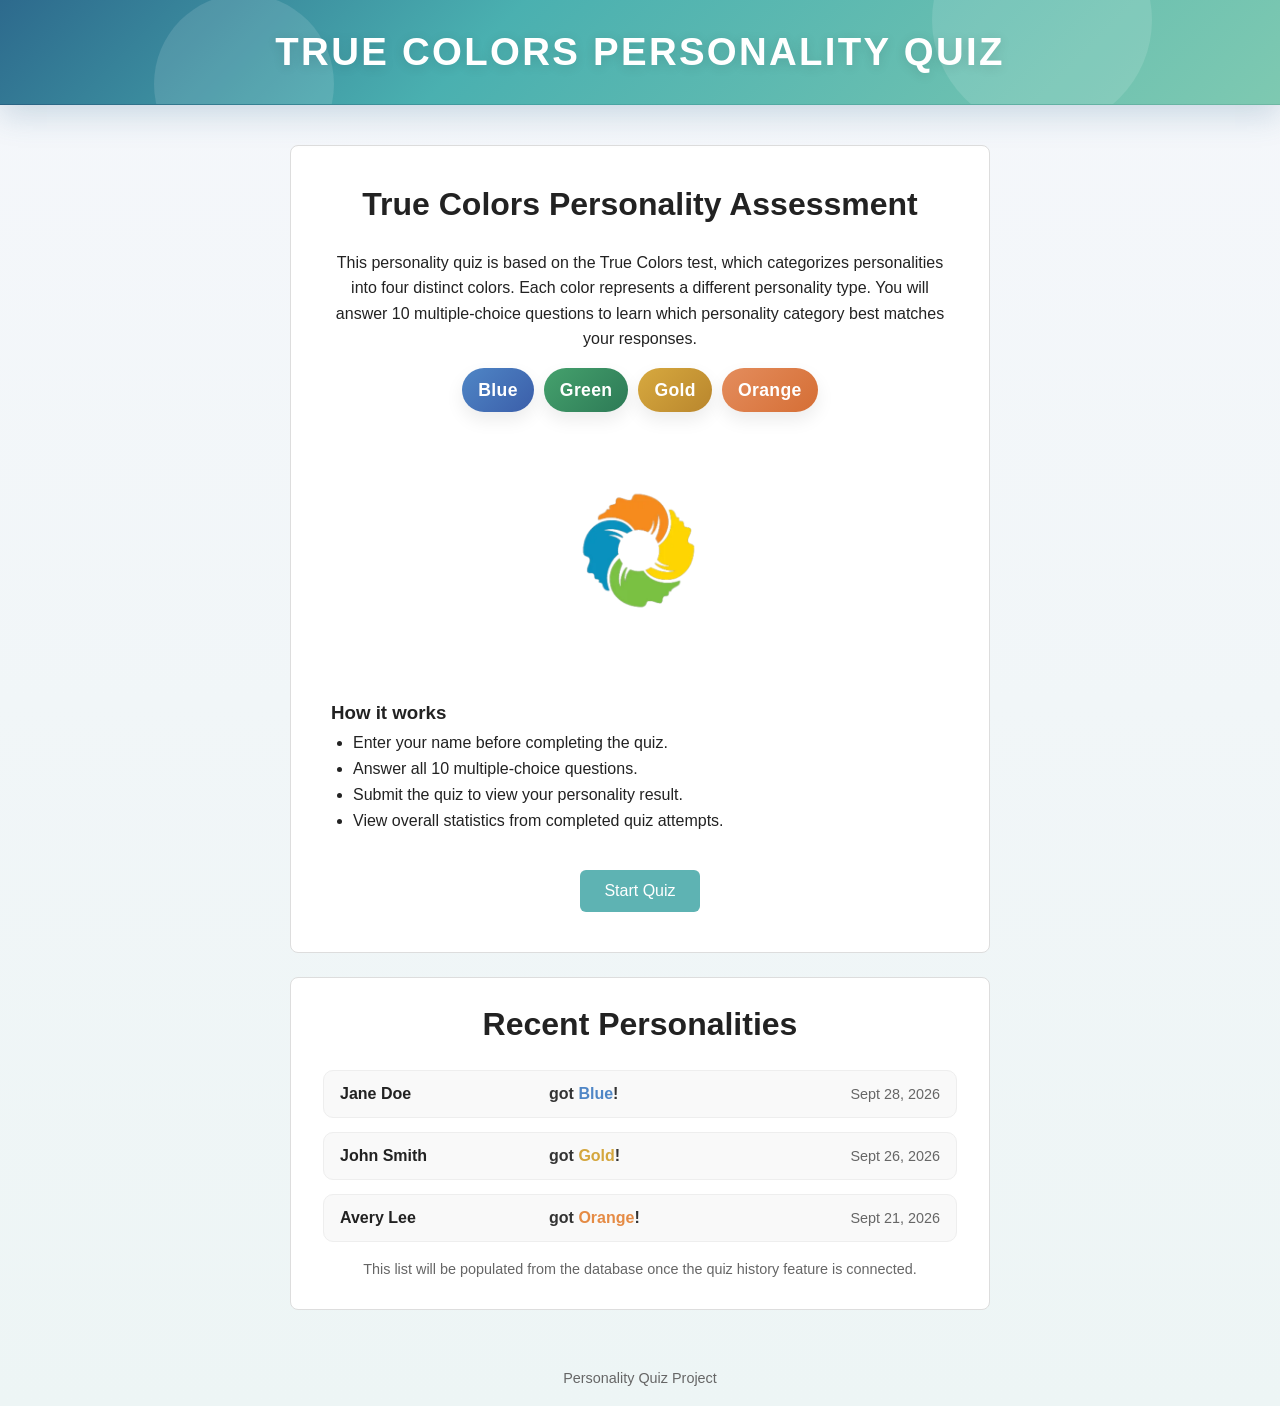
<file: ui/index.html>
<!DOCTYPE html>
<html lang="en">
<head>
    <meta charset="UTF-8">
    <meta name="viewport" content="width=device-width, initial-scale=1.0">
    <title>True Colors Personality Quiz</title>
    <link rel="stylesheet" href="styles.css">
</head>
<body>
    <header>
        <h1>True Colors Personality Quiz</h1>
    </header>

    <main>
        <section class="welcome-card">
            <h2>True Colors Personality Assessment</h2>

            <p>
                This personality quiz is based on the True Colors test, which categorizes personalities into four distinct colors.
                Each color represents a different personality type. You will answer 10 multiple-choice questions to learn which
                personality category best matches your responses.
            </p>

            <p class="personality-colors">
                <span class="color-blue">Blue</span>
                <span class="color-green">Green</span>
                <span class="color-gold">Gold</span>
                <span class="color-orange">Orange</span>
            </p>

            <img src="../True_Colors_Logo.webp" alt="True Colors logo" class="logo-image" />

            <div class="quiz-details">
                <h3>How it works</h3>
                <ul>
                    <li>Enter your name before completing the quiz.</li>
                    <li>Answer all 10 multiple-choice questions.</li>
                    <li>Submit the quiz to view your personality result.</li>
                    <li>View overall statistics from completed quiz attempts.</li>
                </ul>
            </div>

            <button class="start-button" type="button">Start Quiz</button>
        </section>

        <section class="history-card" aria-label="Quiz history reel">
            <h2>Recent Personalities</h2>

            <div class="history-list">
                <div class="history-item">
                    <span class="history-name">Jane Doe</span>
                    <span class="history-result">got <span class="color-blue">Blue</span>!</span>
                    <span class="history-date">Sept 28, 2026</span>
                </div>
                <div class="history-item">
                    <span class="history-name">John Smith</span>
                    <span class="history-result">got <span class="color-gold">Gold</span>!</span>
                    <span class="history-date">Sept 26, 2026</span>
                </div>
                <div class="history-item">
                    <span class="history-name">Avery Lee</span>
                    <span class="history-result">got <span class="color-orange">Orange</span>!</span>
                    <span class="history-date">Sept 21, 2026</span>
                </div>
            </div>

            <p class="history-note">This list will be populated from the database once the quiz history feature is connected.</p>
        </section>
    </main>

    <footer>
        Personality Quiz Project
    </footer>
</body>
</html>
</file>
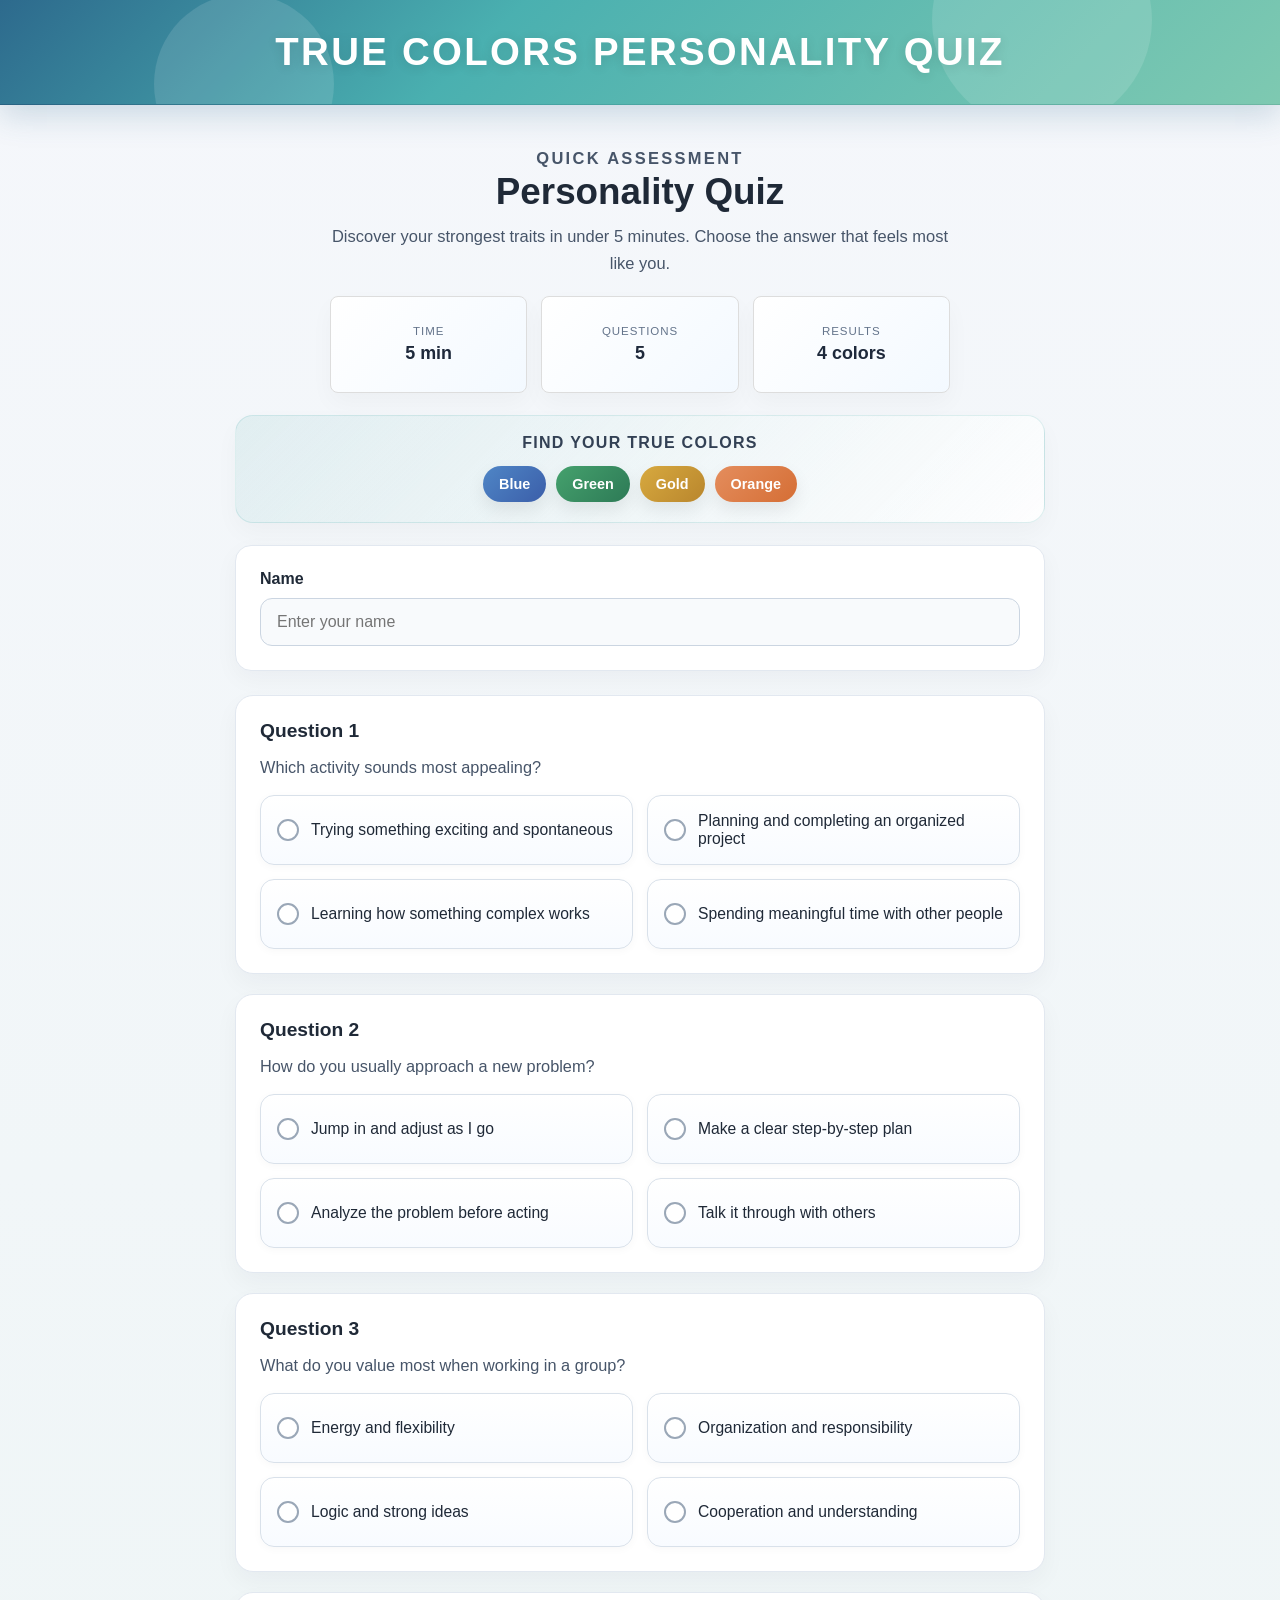
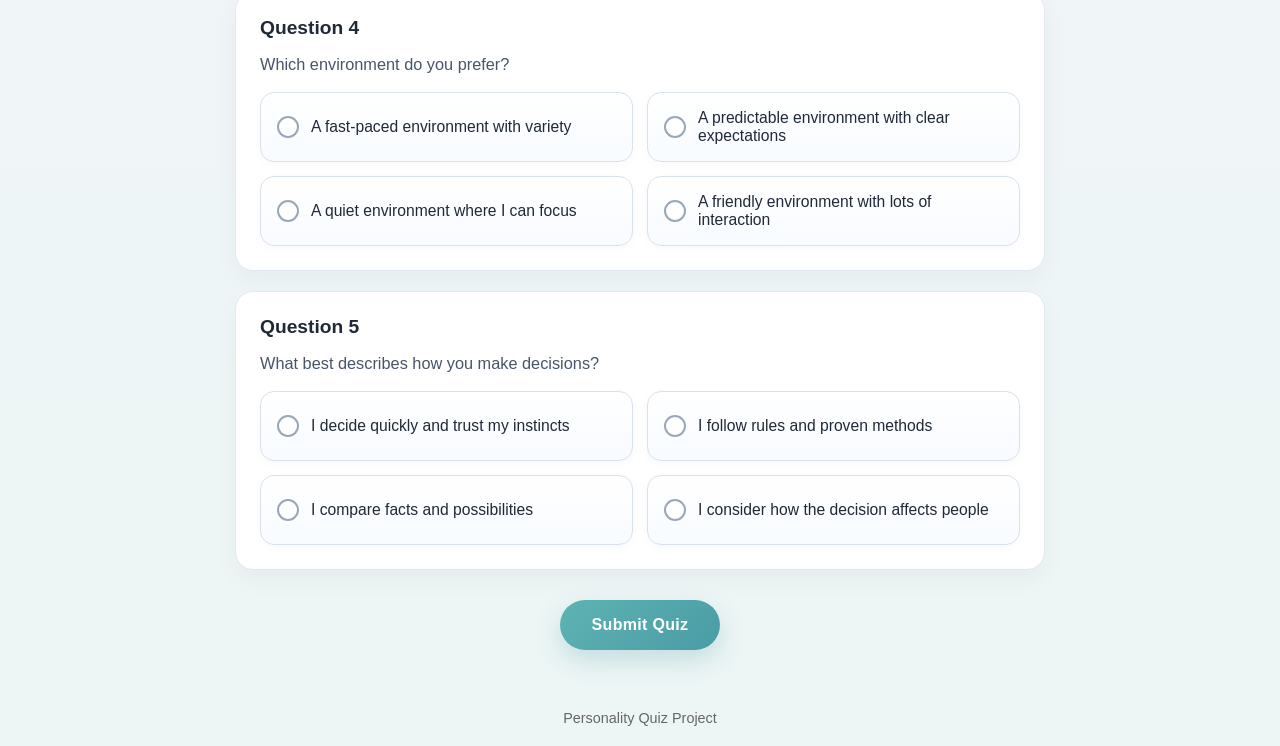
<file: ui/quiz.html>
<!DOCTYPE html>
<html lang="en">
<head>
    <meta charset="UTF-8">
    <meta name="viewport" content="width=device-width, initial-scale=1.0">
    <title>True Colors Personality Quiz</title>
    <link rel="stylesheet" href="styles.css">
</head>

<body>
    <header>
        <h1>True Colors Personality Quiz</h1>
    </header>
    <main class="quiz-main">
        <section class="quiz-heading">
            <p class="eyebrow">Quick assessment</p>
            <h2>Personality Quiz</h2>
            <p>
                Discover your strongest traits in under 5 minutes. Choose the answer that feels most like you.
            </p>
        </section>

        <section class="quiz-summary" aria-label="Quiz summary">
            <div class="stat-card">
                <span class="stat-label">Time</span>
                <strong>5 min</strong>
            </div>
            <div class="stat-card">
                <span class="stat-label">Questions</span>
                <strong>5</strong>
            </div>
            <div class="stat-card">
                <span class="stat-label">Results</span>
                <strong>4 colors</strong>
            </div>
        </section>

        <section class="color-banner" aria-label="Color personality categories">
            <h3>Find your true colors</h3>
            <div class="color-legend">
                <span class="color-pill blue">Blue</span>
                <span class="color-pill green">Green</span>
                <span class="color-pill gold">Gold</span>
                <span class="color-pill orange">Orange</span>
            </div>
        </section>

        <section class="name-section">
            <label for="name">Name</label>
            <input type="text" id="name" name="name" placeholder="Enter your name">
        </section>
            <section class="question-card">
                <h2>Question 1</h2>
                <p>Which activity sounds most appealing?</p>

                <div class="choices">
                    <button type="button" class="choice-button">Trying something exciting and spontaneous</button>
                    <button type="button" class="choice-button">Planning and completing an organized project</button>
                    <button type="button" class="choice-button">Learning how something complex works</button>
                    <button type="button" class="choice-button">Spending meaningful time with other people</button>
                </div>
            </section>

            <section class="question-card">
                <h2>Question 2</h2>
                <p>How do you usually approach a new problem?</p>

                <div class="choices">
                    <button type="button" class="choice-button">Jump in and adjust as I go</button>
                    <button type="button" class="choice-button">Make a clear step-by-step plan</button>
                    <button type="button" class="choice-button">Analyze the problem before acting</button>
                    <button type="button" class="choice-button">Talk it through with others</button>
                </div>
            </section>

            <section class="question-card">
                <h2>Question 3</h2>
                <p>What do you value most when working in a group?</p>

                <div class="choices">
                    <button type="button" class="choice-button">Energy and flexibility</button>
                    <button type="button" class="choice-button">Organization and responsibility</button>
                    <button type="button" class="choice-button">Logic and strong ideas</button>
                    <button type="button" class="choice-button">Cooperation and understanding</button>
                </div>
            </section>

            <section class="question-card">
                <h2>Question 4</h2>
                <p>Which environment do you prefer?</p>

                <div class="choices">
                    <button type="button" class="choice-button">A fast-paced environment with variety</button>
                    <button type="button" class="choice-button">A predictable environment with clear expectations</button>
                    <button type="button" class="choice-button">A quiet environment where I can focus</button>
                    <button type="button" class="choice-button">A friendly environment with lots of interaction</button>
                </div>
            </section>

            <section class="question-card">
                <h2>Question 5</h2>
                <p>What best describes how you make decisions?</p>

                <div class="choices">
                    <button type="button" class="choice-button">I decide quickly and trust my instincts</button>
                    <button type="button" class="choice-button">I follow rules and proven methods</button>
                    <button type="button" class="choice-button">I compare facts and possibilities</button>
                    <button type="button" class="choice-button">I consider how the decision affects people</button>
                </div>
            </section>

        <div class="submit-area">
            <button type="button" class="submit-button">Submit Quiz</button>
        </div>
    </main>

    <footer>
        Personality Quiz Project
    </footer>
</body>
</html>
</file>
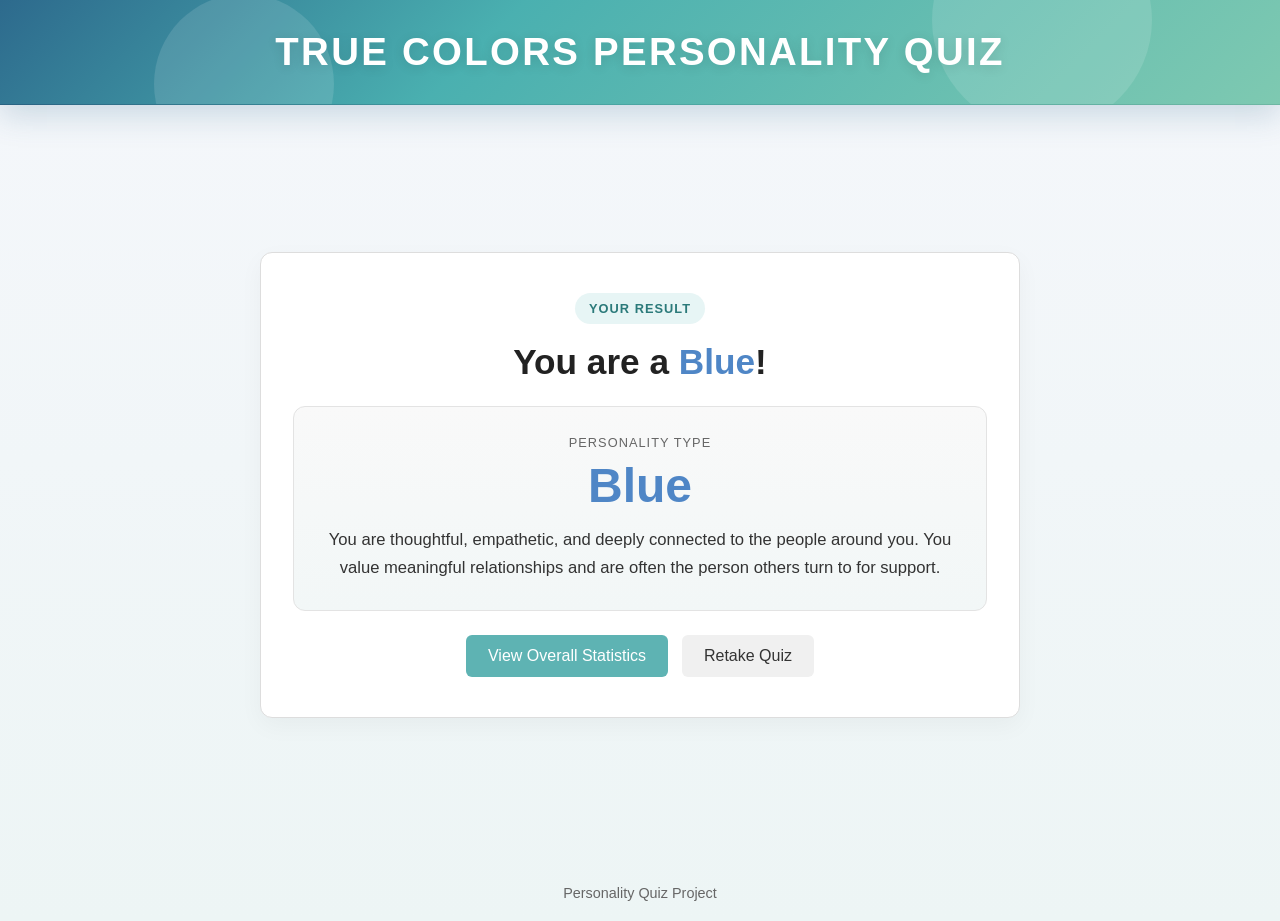
<file: ui/results.html>
<!DOCTYPE html>
<html lang="en">
<head>
    <meta charset="UTF-8">
    <meta name="viewport" content="width=device-width, initial-scale=1.0">
    <title>Quiz Results</title>
    <link rel="stylesheet" href="styles.css">
</head>

<body>
    <header>
        <h1>True Colors Personality Quiz</h1>
    </header>

    <main class="results-main">
        <section class="results-card">
            <div class="result-badge">Your Result</div>

            <h2>You are a <span class="result-type color-blue">Blue</span>!</h2>

            <div class="result-panel">
                <p class="result-label">Personality Type</p>
                <h3 class="personality-result color-blue">Blue</h3>
                <p class="result-description">
                    You are thoughtful, empathetic, and deeply connected to the people around you.
                    You value meaningful relationships and are often the person others turn to for support.
                </p>
            </div>

            <div class="result-actions">
                <button type="button" class="stats-button">View Overall Statistics</button>
                <button type="button" class="secondary-button">Retake Quiz</button>
            </div>
        </section>
    </main>

    <footer>
        Personality Quiz Project
    </footer>
</body>
</html>
</file>
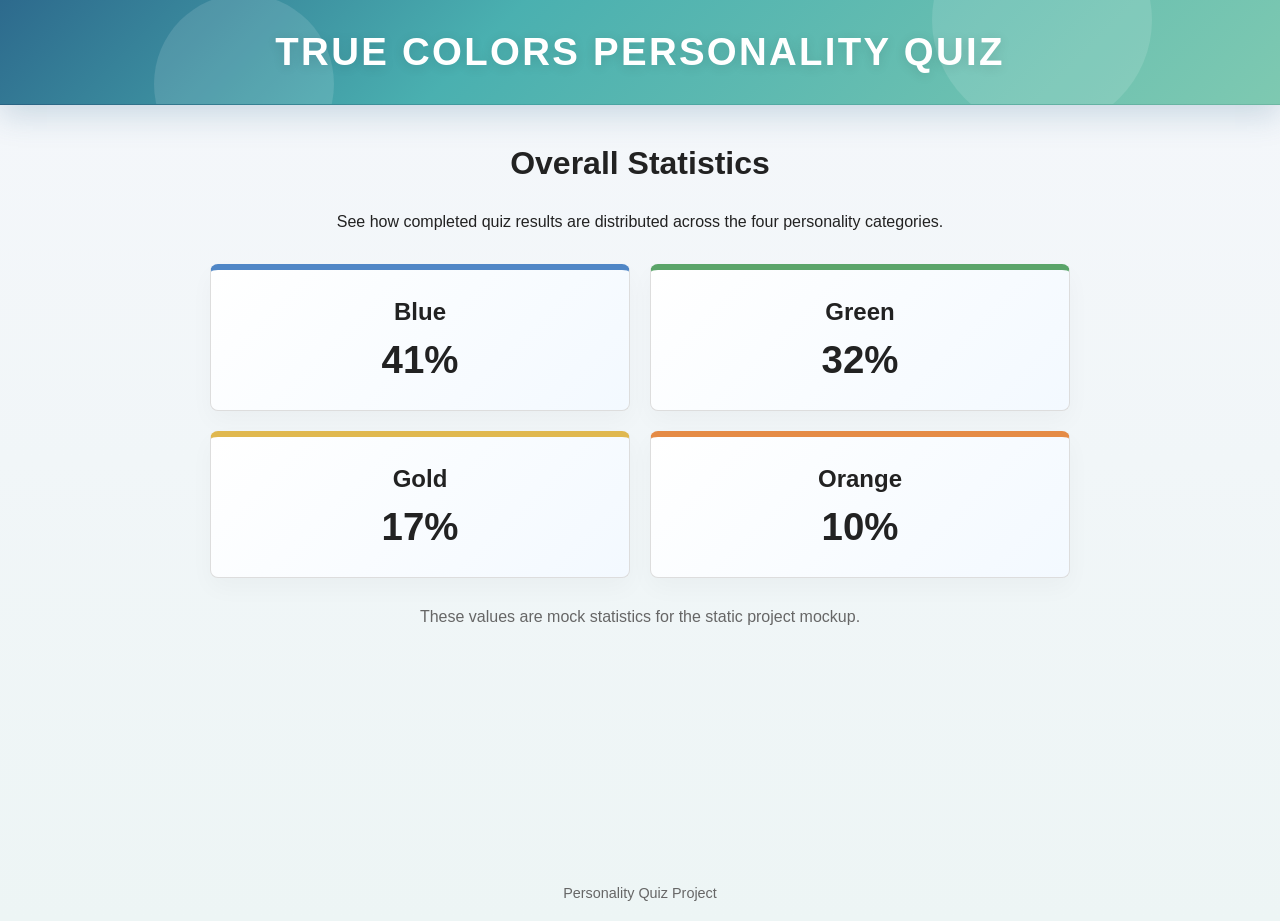
<file: ui/statistics.html>
<!DOCTYPE html>
<html lang="en">
<head>
    <meta charset="UTF-8">
    <meta name="viewport" content="width=device-width, initial-scale=1.0">
    <title>Overall Statistics</title>
    <link rel="stylesheet" href="styles.css">
</head>

<body>
    <header>
        <h1>True Colors Personality Quiz</h1>
    </header>

    <main class="statistics-main">
        <section class="statistics-heading">
            <h2>Overall Statistics</h2>
            <p>
                See how completed quiz results are distributed across the four personality categories.
            </p>
        </section>

        <section class="statistics-grid">
            <article class="stat-card blue-stat">
                <h3>Blue</h3>
                <p class="stat-percentage">41%</p>
            </article>

            <article class="stat-card green-stat">
                <h3>Green</h3>
                <p class="stat-percentage">32%</p>
            </article>

            <article class="stat-card yellow-stat">
                <h3>Gold</h3>
                <p class="stat-percentage">17%</p>
            </article>

            <article class="stat-card orange-stat">
                <h3>Orange</h3>
                <p class="stat-percentage">10%</p>
            </article>
        </section>

        <p class="statistics-note">
            These values are mock statistics for the static project mockup.
        </p>
    </main>

    <footer>
        Personality Quiz Project
    </footer>
</body>
</html>
</file>
<file: ui/styles.css>
* {
	box-sizing: border-box;
}

body {
	margin: 0;
	font-family: Arial, sans-serif;
	background: linear-gradient(180deg, #f5f7fb 0%, #edf5f5 100%);
	color: #222222;
}

header {
	position: relative;
	overflow: hidden;
	background: linear-gradient(135deg, #2d6a8d 0%, #4ab0b0 38%, #7ec9b1 100%);
	border-bottom: 1px solid rgba(0, 0, 0, 0.08);
	padding: 30px 40px;
	box-shadow: 0 10px 30px rgba(45, 106, 141, 0.22);
}

header::before,
header::after {
	content: "";
	position: absolute;
	border-radius: 50%;
	background: rgba(255, 255, 255, 0.12);
	pointer-events: none;
}

header::before {
	width: 220px;
	height: 220px;
	top: -90px;
	right: 10%;
}

header::after {
	width: 180px;
	height: 180px;
	bottom: -70px;
	left: 12%;
}

header h1 {
	position: relative;
	z-index: 1;
	margin: 0;
	font-size: clamp(1.8rem, 3vw, 2.5rem);
	color: #ffffff;
	letter-spacing: 0.06em;
	font-weight: 800;
	text-transform: uppercase;
	text-shadow: 0 2px 12px rgba(0, 0, 0, 0.12);
	text-align: center;
}

main {
	min-height: calc(100vh - 140px);
	display: flex;
	flex-direction: column;
	align-items: center;
	justify-content: center;
	gap: 24px;
	padding: 40px 20px;
}

.welcome-card,
.history-card {
	width: 100%;
	max-width: 700px;
	background-color: #ffffff;
	border: 1px solid #dddddd;
	border-radius: 8px;
	padding: 40px;
	text-align: center;
}

.welcome-card h2,
.history-card h2 {
	margin-top: 0;
	font-size: 2rem;
}

.logo-image {
	display: block;
	width: min(240px, 70%);
	height: auto;
	margin: 20px auto 10px;
	border-radius: 12px;
}

.personality-colors {
	display: flex;
	flex-wrap: wrap;
	justify-content: center;
	align-items: center;
	gap: 10px;
	font-size: 1.1rem;
	font-weight: 700;
	letter-spacing: 0.02em;
	margin: 20px 0;
}

.personality-colors .color-blue,
.personality-colors .color-green,
.personality-colors .color-gold,
.personality-colors .color-orange {
	display: inline-flex;
	align-items: center;
	justify-content: center;
	padding: 8px 16px;
	border-radius: 999px;
	color: #ffffff;
	box-shadow: 0 8px 18px rgba(0, 0, 0, 0.08);
}

.personality-colors .color-blue {
	background: linear-gradient(135deg, #4f86c6, #3b5ea9);
}

.personality-colors .color-green {
	background: linear-gradient(135deg, #45a16d, #2d7a56);
}

.personality-colors .color-gold {
	background: linear-gradient(135deg, #d7a93f, #b9862d);
}

.personality-colors .color-orange {
	background: linear-gradient(135deg, #e48d5d, #d56e35);
}

.color-blue {
	color: #4f86c6;
}

.color-green {
	color: #5aa469;
}

.color-gold {
	color: #d4a63d;
}

.color-orange {
	color: #e58b45;
}

.welcome-card p,
.history-note {
	line-height: 1.6;
	margin: 16px 0;
}

.quiz-details {
	margin: 30px 0;
	text-align: left;
}

.quiz-details h3 {
	margin-bottom: 10px;
}

.quiz-details ul {
	margin: 0;
	padding-left: 22px;
}

.quiz-details li {
	margin-bottom: 8px;
}

.start-button {
	display: inline-block;
	margin-top: 10px;
	padding: 12px 24px;
	border: none;
	border-radius: 6px;
	background-color: #5eb3b3;
	color: #ffffff;
	font-size: 1rem;
	cursor: default;
}

.history-card {
	padding: 28px 32px;
}

.history-list {
	display: flex;
	flex-direction: column;
	gap: 14px;
	margin-top: 18px;
}

.history-item {
	display: grid;
	grid-template-columns: 1.3fr 1.5fr 1fr;
	gap: 12px;
	align-items: center;
	padding: 14px 16px;
	background-color: #f9f9f9;
	border: 1px solid #eeeeee;
	border-radius: 10px;
	text-align: left;
}

.history-name {
	font-weight: 700;
	color: #222222;
}

.history-result {
	font-weight: 600;
	color: #333333;
}

.history-date {
	color: #666666;
	font-size: 0.9rem;
	text-align: right;
}

.history-note {
	font-size: 0.9rem;
	color: #666666;
	margin-bottom: 0;
}

footer {
	text-align: center;
	padding: 20px;
	color: #666666;
	font-size: 0.9rem;
}

main {
	width: 100%;
	max-width: 850px;
	margin: 0 auto;
	padding: 40px 20px;
}

.quiz-main {
	display: block;
	min-height: 0;
}

.quiz-heading {
	margin-bottom: 20px;
	text-align: center;
}

.eyebrow {
	margin: 0 0 8px;
	font-size: 0.75rem;
	font-weight: 700;
	letter-spacing: 0.14em;
	text-transform: uppercase;
	color: #4a9ca5;
}

.quiz-heading h2 {
	margin-top: 0;
	margin-bottom: 10px;
	font-size: 2.3rem;
	color: #1f2937;
}

.quiz-heading p {
	line-height: 1.6;
	font-size: 1.03rem;
	color: #475569;
	max-width: 620px;
	margin: 0 auto;
}

.quiz-summary {
	display: grid;
	grid-template-columns: repeat(3, minmax(120px, 1fr));
	gap: 14px;
	margin: 0 auto 22px;
	max-width: 620px;
}

.stat-card {
	display: flex;
	flex-direction: column;
	align-items: center;
	padding: 16px 12px;
	background: linear-gradient(135deg, #ffffff 0%, #f3f9ff 100%);
	border: 1px solid #dfeaf5;
	border-radius: 16px;
	box-shadow: 0 10px 24px rgba(15, 23, 42, 0.03);
}

.stat-label {
	font-size: 0.72rem;
	letter-spacing: 0.08em;
	text-transform: uppercase;
	color: #64748b;
	margin-bottom: 6px;
}

.stat-card strong {
	font-size: 1.12rem;
	color: #1e293b;
}

.color-banner {
	background: linear-gradient(135deg, rgba(94, 179, 179, 0.12), rgba(255, 255, 255, 0.8));
	border: 1px solid rgba(94, 179, 179, 0.2);
	border-radius: 18px;
	padding: 18px 20px 20px;
	margin-bottom: 22px;
	box-shadow: 0 10px 24px rgba(15, 23, 42, 0.03);
	text-align: center;
}

.color-banner h3 {
	margin: 0 0 14px;
	font-size: 1rem;
	letter-spacing: 0.08em;
	text-transform: uppercase;
	color: #334155;
	text-align: center;
}

.color-legend {
	display: flex;
	flex-wrap: wrap;
	gap: 10px;
	justify-content: center;
}

.color-pill {
	display: inline-flex;
	align-items: center;
	justify-content: center;
	padding: 10px 16px;
	border-radius: 999px;
	font-size: 0.9rem;
	font-weight: 700;
	color: #ffffff;
	box-shadow: 0 8px 18px rgba(0, 0, 0, 0.08);
}

.color-pill.blue {
	background: linear-gradient(135deg, #4f86c6, #3b5ea9);
}

.color-pill.green {
	background: linear-gradient(135deg, #45a16d, #2d7a56);
}

.color-pill.gold {
	background: linear-gradient(135deg, #d7a93f, #b9862d);
}

.color-pill.orange {
	background: linear-gradient(135deg, #e48d5d, #d56e35);
}

.name-section {
	background-color: #ffffff;
	border: 1px solid #e2e8f0;
	border-radius: 16px;
	padding: 24px;
	margin-bottom: 24px;
	box-shadow: 0 8px 24px rgba(15, 23, 42, 0.04);
}

.name-section label {
	display: block;
	font-weight: 700;
	margin-bottom: 10px;
	color: #1f2937;
}

.name-section input {
	width: 100%;
	padding: 14px 16px;
	border: 1px solid #cbd5e1;
	border-radius: 12px;
	font-size: 1rem;
	background-color: #f8fafc;
	transition: border-color 0.2s ease, box-shadow 0.2s ease;
}

.name-section input:focus {
	outline: none;
	border-color: #5eb3b3;
	box-shadow: 0 0 0 4px rgba(94, 179, 179, 0.12);
}

.question-card {
	background-color: #ffffff;
	border: 1px solid #e2e8f0;
	border-radius: 18px;
	padding: 24px;
	margin-bottom: 20px;
	box-shadow: 0 10px 24px rgba(15, 23, 42, 0.04);
}

.question-card h2 {
	margin-top: 0;
	margin-bottom: 16px;
	font-size: 1.2rem;
	color: #1f2937;
}

.question-card p {
	margin: 0 0 18px;
	font-size: 1.02rem;
	color: #475569;
}

.choices {
	display: grid;
	grid-template-columns: repeat(2, minmax(200px, 1fr));
	gap: 14px;
}

.choice-button {
	display: flex;
	align-items: center;
	justify-content: flex-start;
	gap: 12px;
	min-height: 70px;
	padding: 14px 16px;
	border: 1.5px solid #d9e1ea;
	border-radius: 14px;
	background: linear-gradient(180deg, #ffffff 0%, #f8fbff 100%);
	color: #1f2937;
	font-size: 0.98rem;
	font-weight: 500;
	text-align: left;
	cursor: default;
	transition: all 0.2s ease;
	box-shadow: 0 2px 8px rgba(15, 23, 42, 0.03);
}

.choice-button::before {
	content: "";
	display: inline-block;
	width: 18px;
	height: 18px;
	border: 2px solid #9aa7b7;
	border-radius: 50%;
	background-color: #ffffff;
	flex-shrink: 0;
}

.choice-button:hover {
	border-color: #7dc7c3;
	box-shadow: 0 10px 18px rgba(90, 170, 170, 0.12);
	transform: translateY(-1px);
}

.choice-button:focus,
.choice-button:active {
	outline: none;
	border-color: #5eb3b3;
	background: linear-gradient(180deg, #f1fbfb 0%, #e9f6f6 100%);
}

.choice-button:focus::before,
.choice-button:active::before {
	border-color: #5eb3b3;
	background: radial-gradient(circle, #5eb3b3 0%, #5eb3b3 40%, #ffffff 41%, #ffffff 100%);
}

.submit-area {
	text-align: center;
	margin-top: 30px;
}

.submit-button {
	padding: 16px 32px;
	border: none;
	border-radius: 999px;
	background: linear-gradient(135deg, #5eb3b3 0%, #4a9ca5 100%);
	color: #ffffff;
	font-size: 1rem;
	font-weight: 700;
	letter-spacing: 0.02em;
	cursor: default;
	box-shadow: 0 10px 24px rgba(74, 156, 165, 0.25);
}

@media (max-width: 640px) {
	.quiz-summary {
		grid-template-columns: 1fr;
	}

	.choices {
		display: grid;
		grid-template-columns: 1fr;
	}

	.question-card,
	.name-section {
		padding: 20px 16px;
	}

	.quiz-heading h2 {
		font-size: 2rem;
	}
}

@media (max-width: 600px) {
	header {
		padding: 18px 20px;
	}

	.choices {
		grid-template-columns: repeat(2, 1fr);
	}
}

.results-main {
	display: flex;
	align-items: center;
	justify-content: center;
	min-height: calc(100vh - 140px);
}

.results-card {
	width: 100%;
	max-width: 760px;
	background-color: #ffffff;
	border: 1px solid #dddddd;
	border-radius: 12px;
	padding: 40px 32px;
	text-align: center;
	box-shadow: 0 8px 24px rgba(0, 0, 0, 0.04);
}

.result-badge {
	display: inline-block;
	padding: 8px 14px;
	border-radius: 999px;
	background-color: #e7f5f5;
	color: #2b7a7a;
	font-size: 0.8rem;
	font-weight: bold;
	letter-spacing: 0.08em;
	text-transform: uppercase;
	margin-bottom: 18px;
}

.results-card h2 {
	margin-top: 0;
	margin-bottom: 20px;
	font-size: 2.2rem;
}

.result-panel {
	background: linear-gradient(180deg, #f9f9f9 0%, #f2f7f7 100%);
	border: 1px solid #e3e3e3;
	border-radius: 12px;
	padding: 28px 22px;
	margin: 24px 0;
}

.result-label {
	margin: 0;
	font-size: 0.8rem;
	letter-spacing: 0.08em;
	text-transform: uppercase;
	color: #666666;
}

.personality-result {
	margin: 12px 0 16px;
	font-size: 3rem;
	line-height: 1;
}

.result-description {
	margin: 0;
	line-height: 1.7;
	font-size: 1.04rem;
	color: #333333;
}

.result-actions {
	display: flex;
	justify-content: center;
	gap: 14px;
	flex-wrap: wrap;
	margin-top: 24px;
}

.stats-button,
.secondary-button {
	display: inline-block;
	padding: 12px 22px;
	border: none;
	border-radius: 6px;
	font-size: 1rem;
	cursor: default;
}

.stats-button {
	background-color: #5eb3b3;
	color: #ffffff;
}

.secondary-button {
	background-color: #f0f0f0;
	color: #333333;
}

.statistics-main {
	display: block;
	width: 100%;
	max-width: 900px;
	margin: 0 auto;
	padding: 40px 20px;
}

.statistics-heading {
	text-align: center;
	margin-bottom: 30px;
}

.statistics-heading h2 {
	margin-top: 0;
	font-size: 2rem;
}

.statistics-heading p {
	line-height: 1.6;
}

.statistics-grid {
	display: grid;
	grid-template-columns: repeat(2, 1fr);
	gap: 20px;
}

.stat-card {
	background-color: #ffffff;
	border: 1px solid #dddddd;
	border-radius: 8px;
	padding: 28px;
	text-align: center;
}

.stat-card h3 {
	margin-top: 0;
	margin-bottom: 12px;
	font-size: 1.5rem;
}

.stat-percentage {
	margin: 0;
	font-size: 2.4rem;
	font-weight: bold;
}

.blue-stat {
	border-top: 6px solid #4f86c6;
}

.green-stat {
	border-top: 6px solid #5aa469;
}

.yellow-stat {
	border-top: 6px solid #e0b84f;
}

.orange-stat {
	border-top: 6px solid #e58b45;
}

.statistics-note {
	margin-top: 30px;
	text-align: center;
	color: #666666;
}

@media (max-width: 600px) {
	.statistics-grid {
		grid-template-columns: 1fr;
	}
}
</file>
